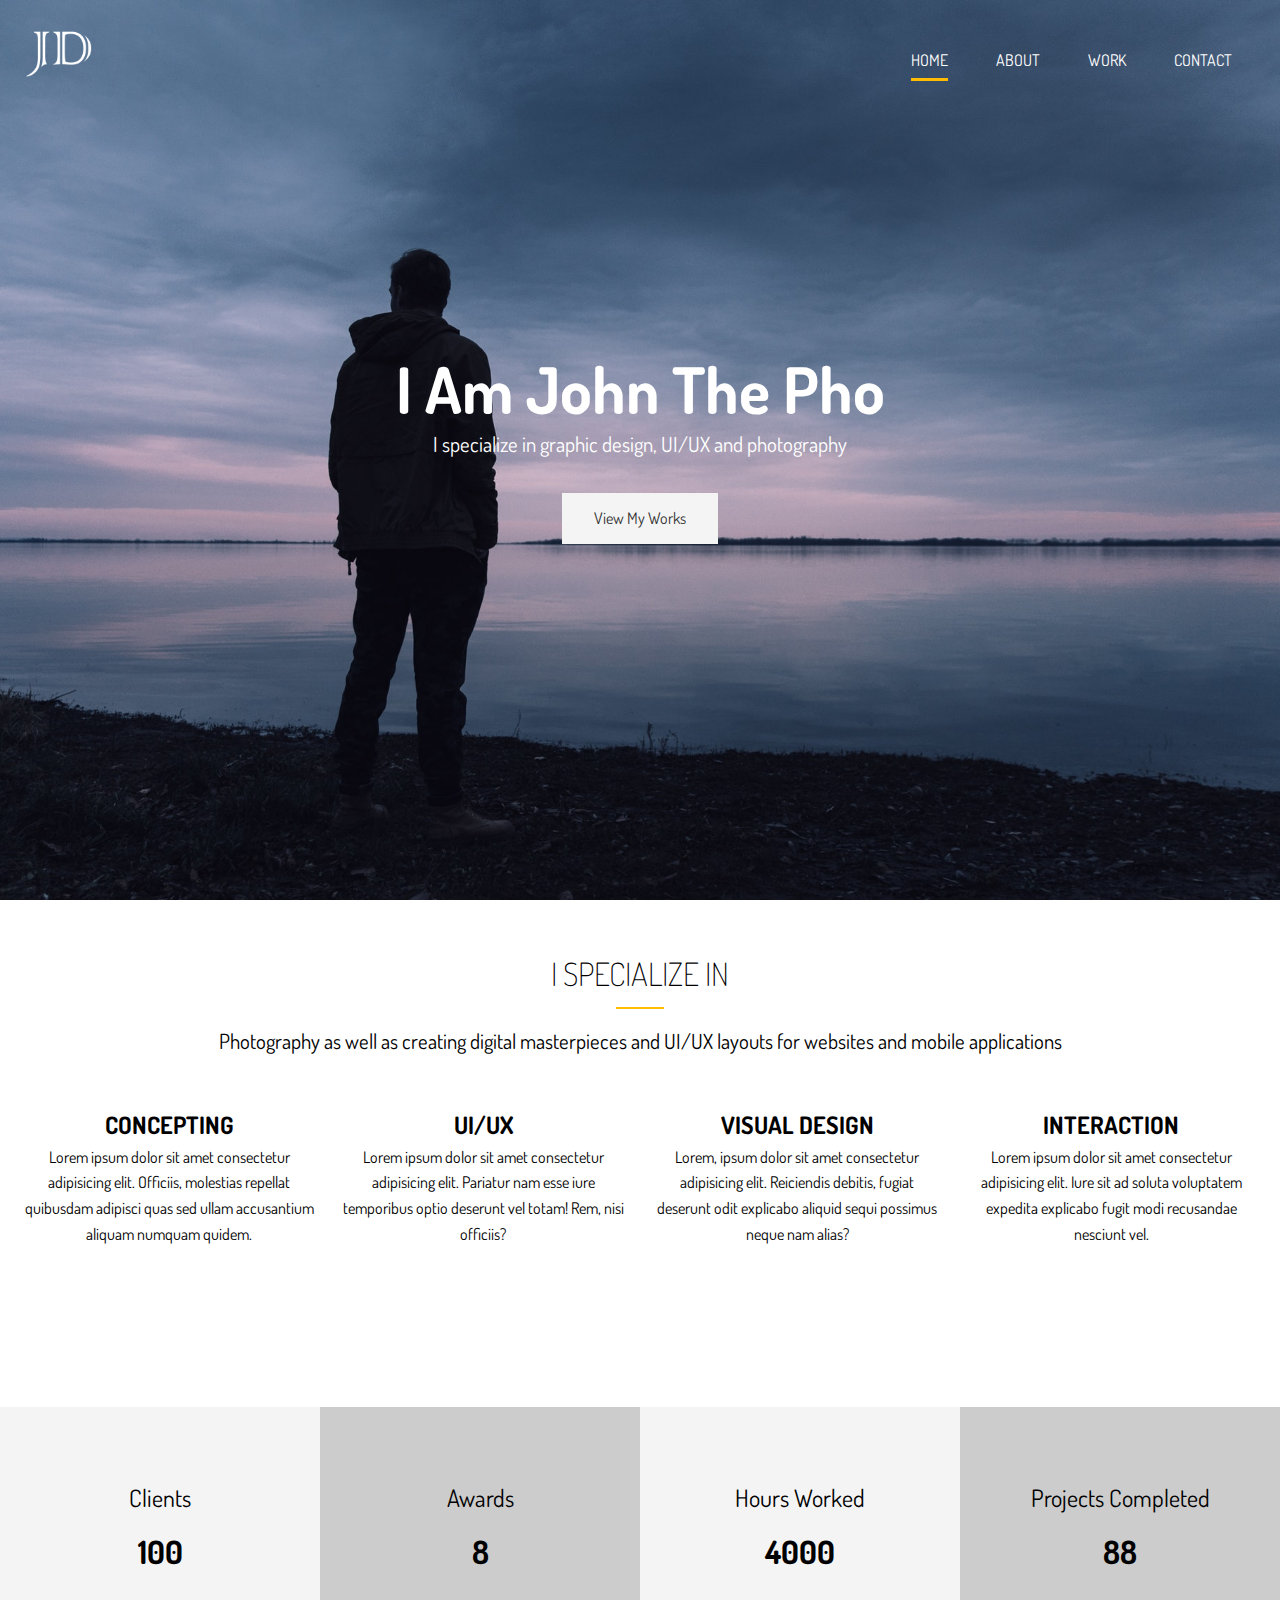
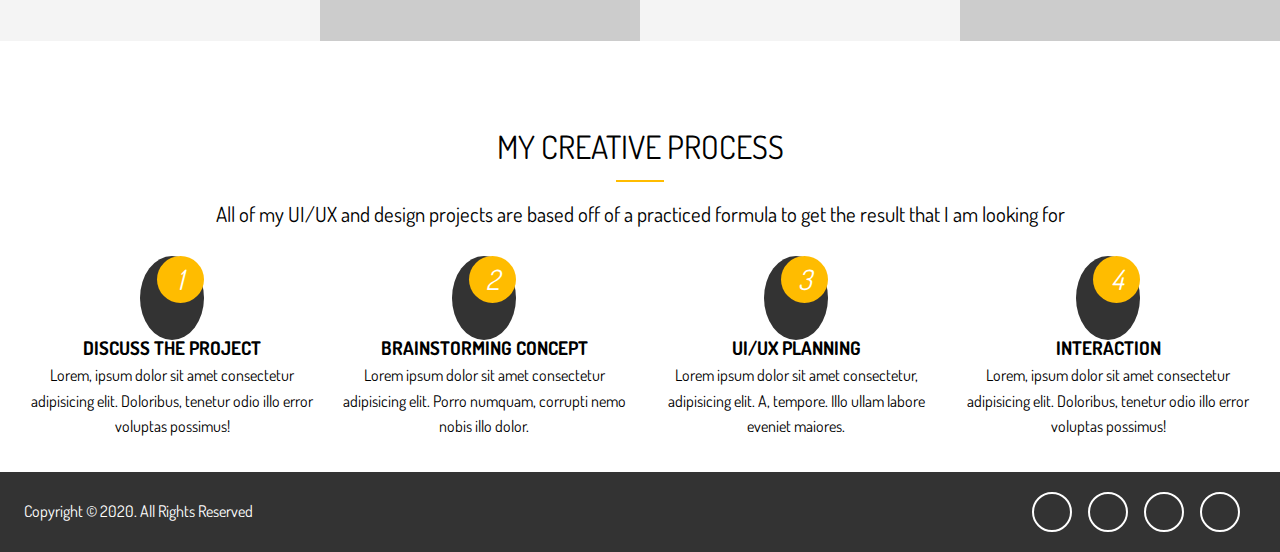
<file: index.html>
<!DOCTYPE html>
<html lang="en">
  <head>
    <meta charset="UTF-8" />
    <meta name="viewport" content="width=device-width, initial-scale=1.0" />
    <link
      rel="stylesheet"
      href="https://cdnjs.cloudflare.com/ajax/libs/font-awesome/5.14.0/css/all.min.css"
      integrity="sha512-1PKOgIY59xJ8Co8+NE6FZ+LOAZKjy+KY8iq0G4B3CyeY6wYHN3yt9PW0XpSriVlkMXe40PTKnXrLnZ9+fkDaog=="
      crossorigin="anonymous"
    />
    <link
      href="https://fonts.googleapis.com/css2?family=Dosis&display=swap"
      rel="stylesheet"
    />
    <link rel="stylesheet" href="scss/main.css" />
    <title>John Doe | UI/UX Designer</title>
  </head>
  <body>
    <!-- Header -->
    <header id="header-home">
      <div class="container">
        <nav id="main-nav">
          <a href="index.html" class="logo"><img src="img/logo.png" alt="Logo" id="logo" /></a>
          <ul>
            <li><a href="index.html" class="current">Home</a></li>
            <li><a href="about.html">About</a></li>
            <li><a href="work.html">Work</a></li>
            <li><a href="contact.html">Contact</a></li>
          </ul>
        </nav>
        <div class="header-content">
          <h1>
            I Am John The
            <span
              class="txt-type"
              data-wait="500"
              data-words='["Photographer", "Designer", "UI/UX Dev"]'
            ></span>
          </h1>
          <p class="lead">
            I specialize in graphic design, UI/UX and photography
          </p>
          <a href="work.html" class="btn-light">View My Works</a>
        </div>
      </div>
    </header>

    <!-- Section A: Speciliaze -->
    <section id="home-specialize" class="text-center py-3">
      <div class="container">
        <h2 class="section-title">I SPECIALIZE IN</h2>
        <div class="bottom-line"></div>
        <p class="lead">
          Photography as well as creating digital masterpieces and UI/UX layouts
          for websites and mobile applications
        </p>
        <div class="specials">
          <div>
            <i class="fas fa-2x fa-file-alt"></i>
            <h2>Concepting</h2>
            <p>
              Lorem ipsum dolor sit amet consectetur adipisicing elit. Officiis,
              molestias repellat quibusdam adipisci quas sed ullam accusantium
              aliquam numquam quidem.
            </p>
          </div>
          <div>
            <i class="fas fa-2x fa-desktop"></i>
            <h2>UI/UX</h2>
            <p>
              Lorem ipsum dolor sit amet consectetur adipisicing elit. Pariatur
              nam esse iure temporibus optio deserunt vel totam! Rem, nisi
              officiis?
            </p>
          </div>
          <div>
            <i class="fas fa-2x fa-object-ungroup"></i>
            <h2>Visual Design</h2>
            <p>
              Lorem, ipsum dolor sit amet consectetur adipisicing elit.
              Reiciendis debitis, fugiat deserunt odit explicabo aliquid sequi
              possimus neque nam alias?
            </p>
          </div>
          <div>
            <i class="fas fa-2x fa-thumbs-up"></i>
            <h2>Interaction</h2>
            <p>
              Lorem ipsum dolor sit amet consectetur adipisicing elit. Iure sit
              ad soluta voluptatem expedita explicabo fugit modi recusandae
              nesciunt vel.
            </p>
          </div>
        </div>
      </div>
    </section>

    <!-- Section B: Stats -->
    <section id="home-stats" class="text-center py-3">
      <div class="stats">
        <ul>
          <li><i class="fas fa-3x fa-users"></i></li>
          <li class="stats-title">Clients</li>
          <li class="stats-number">100</li>
        </ul>
        <ul>
          <li><i class="fas fa-3x fa-award"></i></li>
          <li class="stats-title">Awards</li>
          <li class="stats-number">8</li>
        </ul>
        <ul>
          <li><i class="fas fa-3x fa-hourglass-start"></i></li>
          <li class="stats-title">Hours Worked</li>
          <li class="stats-number">4000</li>
        </ul>
        <ul>
          <li><i class="fas fa-3x fa-code-branch"></i></li>
          <li class="stats-title">Projects Completed</li>
          <li class="stats-number">88</li>
        </ul>
      </div>
    </section>

    <!-- Section C: Process -->
    <section id="home-process" class="text-center py-2">
      <div class="container">
        <h2 class="section-title">My Creative Process</h2>
        <div class="bottom-line"></div>
        <p class="lead">
          All of my UI/UX and design projects are based off of a practiced
          formula to get the result that I am looking for
        </p>
        <div class="process">
          <div>
            <i class="fas fa-file-alt fa-4x process-icon my-2">
              <div class="process-step">1</div>
            </i>
            <h3>Discuss The Project</h3>
            <p>
              Lorem, ipsum dolor sit amet consectetur adipisicing elit.
              Doloribus, tenetur odio illo error voluptas possimus!
            </p>
          </div>

          <div>
            <i class="fas fa-desktop fa-4x process-icon my-2">
              <div class="process-step">2</div>
            </i>
            <h3>Brainstorming Concept</h3>
            <p>
              Lorem ipsum dolor sit amet consectetur adipisicing elit. Porro
              numquam, corrupti nemo nobis illo dolor.
            </p>
          </div>

          <div>
            <i class="fas fa-object-ungroup fa-4x process-icon my-2">
              <div class="process-step">3</div>
            </i>
            <h3>UI/UX Planning</h3>
            <p>
              Lorem ipsum dolor sit amet consectetur, adipisicing elit. A,
              tempore. Illo ullam labore eveniet maiores.
            </p>
          </div>

          <div>
            <i class="fas fa-thumbs-up fa-4x process-icon my-2">
              <div class="process-step">4</div>
            </i>
            <h3>Interaction</h3>
            <p>
              Lorem, ipsum dolor sit amet consectetur adipisicing elit.
              Doloribus, tenetur odio illo error voluptas possimus!
            </p>
          </div>
        </div>
      </div>
    </section>

    <!-- Section D: Footer -->
    <footer id="main-footer">
      <div class="footer-content container">
        <p>Copyright &copy; 2020. All Rights Reserved</p>
        <ul class="social">
          <li>
            <a href="www.twitter.com">
              <i class="fab fa-twitter"></i>
            </a>
          </li>
          <li>
            <a href="www.facebook.com">
              <i class="fab fa-facebook"></i>
            </a>
          </li>
          <li>
            <a href="www.instagram.com">
              <i class="fab fa-instagram"></i>
            </a>
          </li>
          <li>
            <a href="www.linkedin.com">
              <i class="fab fa-linkedin"></i>
            </a>
          </li>
        </ul>
      </div>
    </footer>
    <script src="js/typewriter.js"></script>
  </body>
</html>
</file>
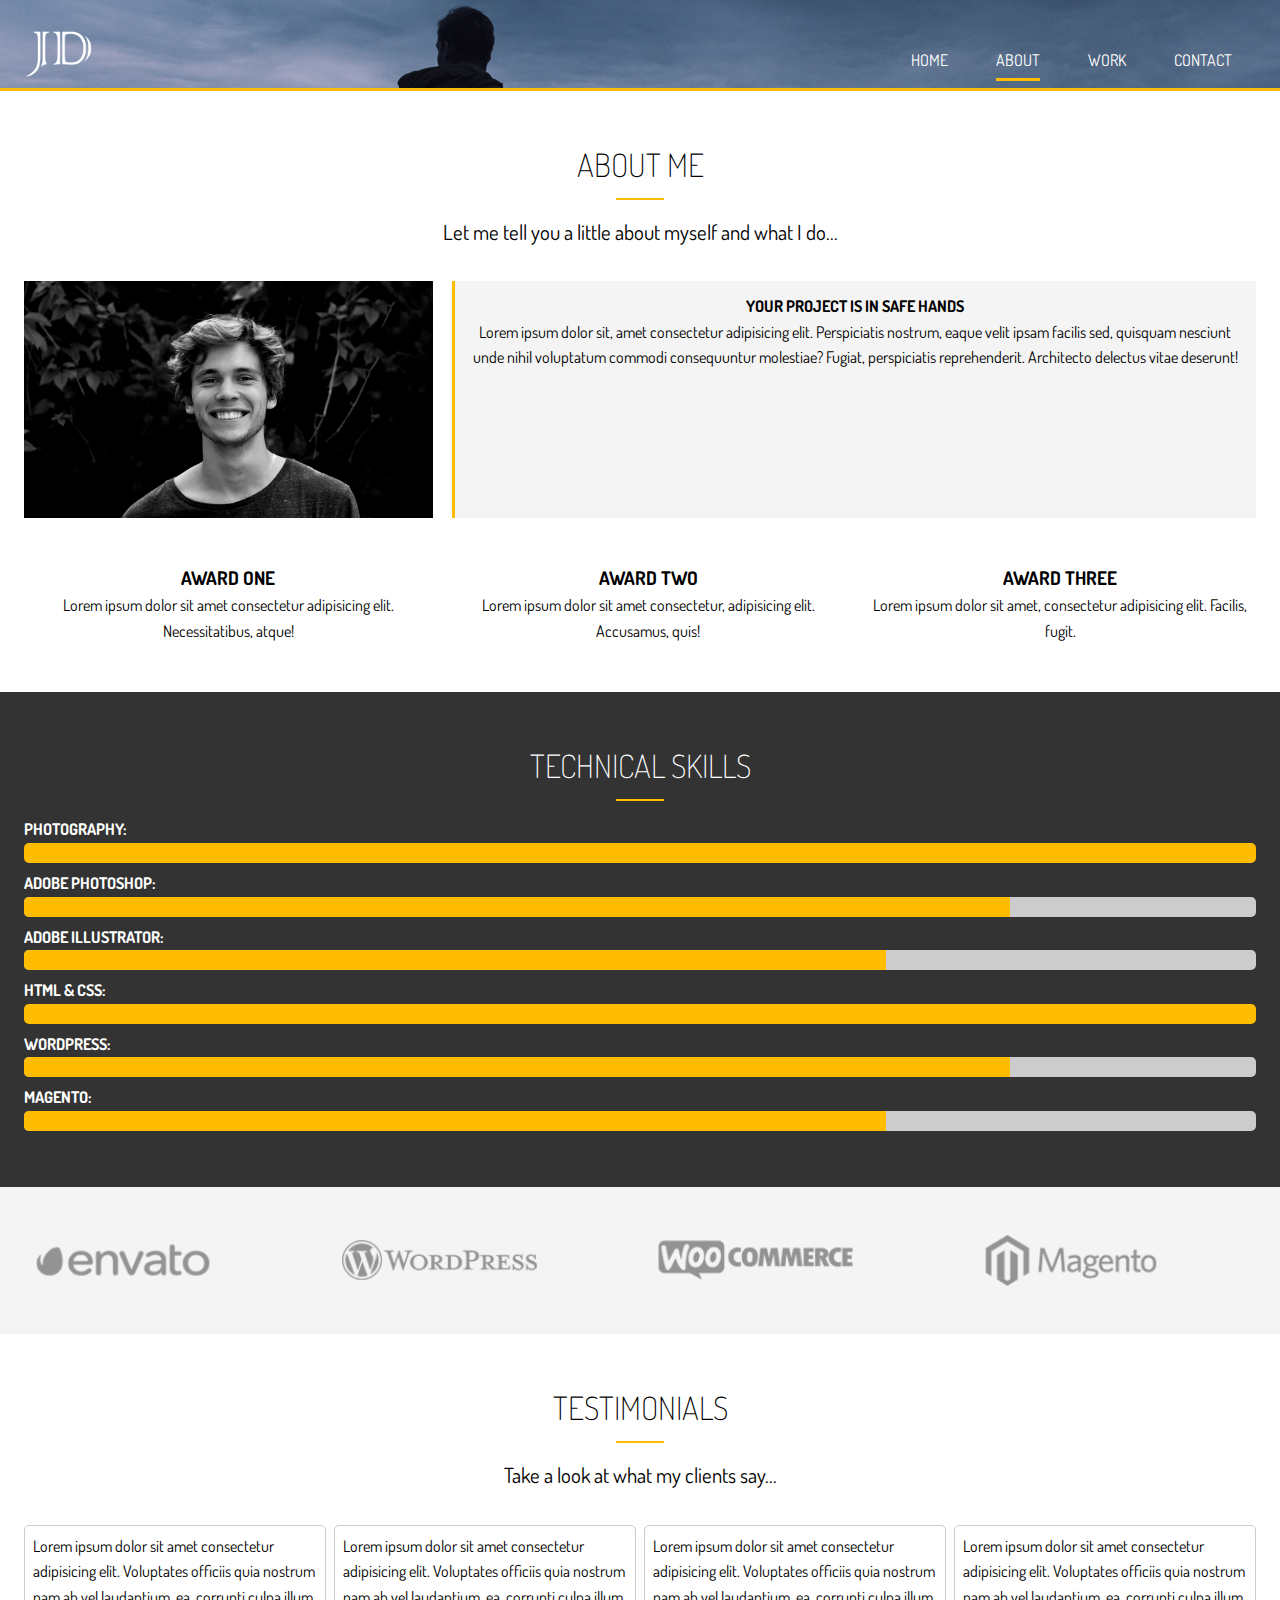
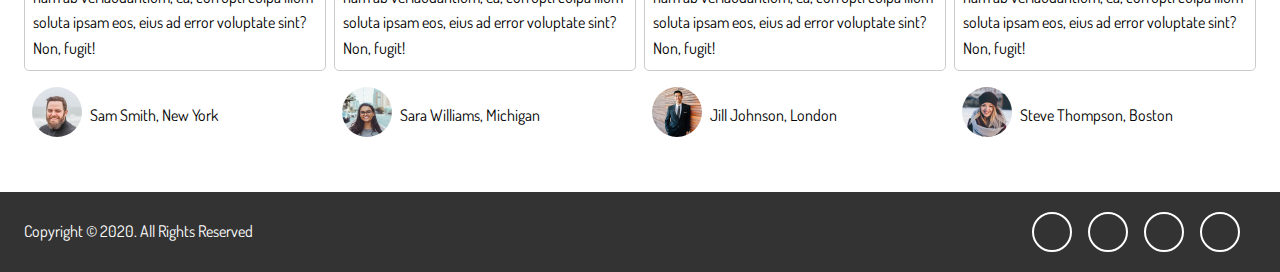
<file: about.html>
<!DOCTYPE html>
<html lang="en">
  <head>
    <meta charset="UTF-8" />
    <meta name="viewport" content="width=device-width, initial-scale=1.0" />
    <link
      rel="stylesheet"
      href="https://cdnjs.cloudflare.com/ajax/libs/font-awesome/5.14.0/css/all.min.css"
      integrity="sha512-1PKOgIY59xJ8Co8+NE6FZ+LOAZKjy+KY8iq0G4B3CyeY6wYHN3yt9PW0XpSriVlkMXe40PTKnXrLnZ9+fkDaog=="
      crossorigin="anonymous"
    />
    <link
      href="https://fonts.googleapis.com/css2?family=Dosis&display=swap"
      rel="stylesheet"
    />
    <link rel="stylesheet" href="../scss/main.css" />
    <title>About Me | UI/UX Designer</title>
  </head>
  <body>
    <!-- Header -->
    <header id="header-inner">
      <div class="container">
        <nav id="main-nav">
          <a href="index.html" class="logo"><img src="img/logo.png" alt="Logo" id="logo" /></a>
          <ul>
            <li><a href="index.html">Home</a></li>
            <li><a href="about.html" class="current">About</a></li>
            <li><a href="work.html">Work</a></li>
            <li><a href="contact.html">Contact</a></li>
          </ul>
        </nav>
      </div>
    </header>

    <!-- Section A: Info -->
    <section id="about-info" class="text-center py-3">
      <div class="container">
        <h1 class="section-title">About Me</h1>
        <div class="bottom-line"></div>
        <p class="lead">
          Let me tell you a little about myself and what I do...
        </p>
        <div class="info">
          <img src="img/about.jpg" alt="Bio Image" class="bio-image" />
          <div class="bio bg-light">
            <h4>Your project is in safe hands</h4>
            <p>
              Lorem ipsum dolor sit, amet consectetur adipisicing elit.
              Perspiciatis nostrum, eaque velit ipsam facilis sed, quisquam
              nesciunt unde nihil voluptatum commodi consequuntur molestiae?
              Fugiat, perspiciatis reprehenderit. Architecto delectus vitae
              deserunt!
            </p>
          </div>
          <div class="award-one">
            <i class="fas fa-3x fa-award"></i>
            <h3>Award One</h3>
            <p>
              Lorem ipsum dolor sit amet consectetur adipisicing elit.
              Necessitatibus, atque!
            </p>
          </div>

          <div class="award-two">
            <i class="fas fa-3x fa-award"></i>
            <h3>Award Two</h3>
            <p>
              Lorem ipsum dolor sit amet consectetur, adipisicing elit.
              Accusamus, quis!
            </p>
          </div>

          <div class="award-three">
            <i class="fas fa-3x fa-award"></i>
            <h3>Award Three</h3>
            <p>
              Lorem ipsum dolor sit amet, consectetur adipisicing elit. Facilis,
              fugit.
            </p>
          </div>
        </div>
      </div>
    </section>

    <!-- Section B: Technical Skills -->
    <section id="about-skills" class="py-3">
      <div class="container">
        <h1 class="section-title">Technical Skills</h1>
        <div class="bottom-line"></div>

        <h4>Photography:</h4>
        <div class="progress">
          <div style="width: 100%"></div>
        </div>
        <h4>Adobe Photoshop:</h4>
        <div class="progress">
          <div style="width: 80%"></div>
        </div>
        <h4>Adobe Illustrator:</h4>
        <div class="progress">
          <div style="width: 70%"></div>
        </div>
        <h4>HTML & CSS:</h4>
        <div class="progress">
          <div style="width: 100%"></div>
        </div>
        <h4>Wordpress:</h4>
        <div class="progress">
          <div style="width: 80%"></div>
        </div>
        <h4>Magento:</h4>
        <div class="progress">
          <div style="width: 70%"></div>
        </div>
      </div>
    </section>

    <section id="about-logos" class="py-3 bg-light">
      <div class="container">
        <div class="about-logos">
          <img src="img/about-logos/logo-envato.png" alt="Envato Logo" />
          <img src="img/about-logos/logo-wordpress.png" alt="Wordpress Logo" />
          <img
            src="img/about-logos/logo-woocommerce.png"
            alt="Woocommerce Logo"
          />
          <img src="img/about-logos/logo-magento.png" alt="Magento Logo" />
        </div>
      </div>
    </section>

    <section id="about-testimonials" class="py-3">
      <div class="container">
        <h1 class="section-title">Testimonials</h1>
        <div class="bottom-line"></div>
        <p class="lead text-center">Take a look at what my clients say...</p>
        <div class="testimonials">
          <div>
            <p>
              Lorem ipsum dolor sit amet consectetur adipisicing elit.
              Voluptates officiis quia nostrum nam ab vel laudantium, ea,
              corrupti culpa illum soluta ipsam eos, eius ad error voluptate
              sint? Non, fugit!
            </p>
            <ul>
              <li><img src="img/testimonials/person1.jpg" alt="" /></li>
              <li>Sam Smith, New York</li>
            </ul>
          </div>

          <div>
            <p>
              Lorem ipsum dolor sit amet consectetur adipisicing elit.
              Voluptates officiis quia nostrum nam ab vel laudantium, ea,
              corrupti culpa illum soluta ipsam eos, eius ad error voluptate
              sint? Non, fugit!
            </p>
            <ul>
              <li><img src="img/testimonials/person2.jpg" alt="" /></li>
              <li>Sara Williams, Michigan</li>
            </ul>
          </div>

          <div>
            <p>
              Lorem ipsum dolor sit amet consectetur adipisicing elit.
              Voluptates officiis quia nostrum nam ab vel laudantium, ea,
              corrupti culpa illum soluta ipsam eos, eius ad error voluptate
              sint? Non, fugit!
            </p>
            <ul>
              <li><img src="img/testimonials/person3.jpg" alt="" /></li>
              <li>Jill Johnson, London</li>
            </ul>
          </div>

          <div>
            <p>
              Lorem ipsum dolor sit amet consectetur adipisicing elit.
              Voluptates officiis quia nostrum nam ab vel laudantium, ea,
              corrupti culpa illum soluta ipsam eos, eius ad error voluptate
              sint? Non, fugit!
            </p>
            <ul>
              <li><img src="img/testimonials/person4.jpg" alt="" /></li>
              <li>Steve Thompson, Boston</li>
            </ul>
          </div>
        </div>
      </div>
    </section>

    <!-- Section D: Footer -->
    <footer id="main-footer">
      <div class="footer-content container">
        <p>Copyright &copy; 2020. All Rights Reserved</p>
        <ul class="social">
          <li>
            <a href="www.twitter.com">
              <i class="fab fa-twitter"></i>
            </a>
          </li>
          <li>
            <a href="www.facebook.com">
              <i class="fab fa-facebook"></i>
            </a>
          </li>
          <li>
            <a href="www.instagram.com">
              <i class="fab fa-instagram"></i>
            </a>
          </li>
          <li>
            <a href="www.linkedin.com">
              <i class="fab fa-linkedin"></i>
            </a>
          </li>
        </ul>
      </div>
    </footer>
  </body>
</html>
</file>
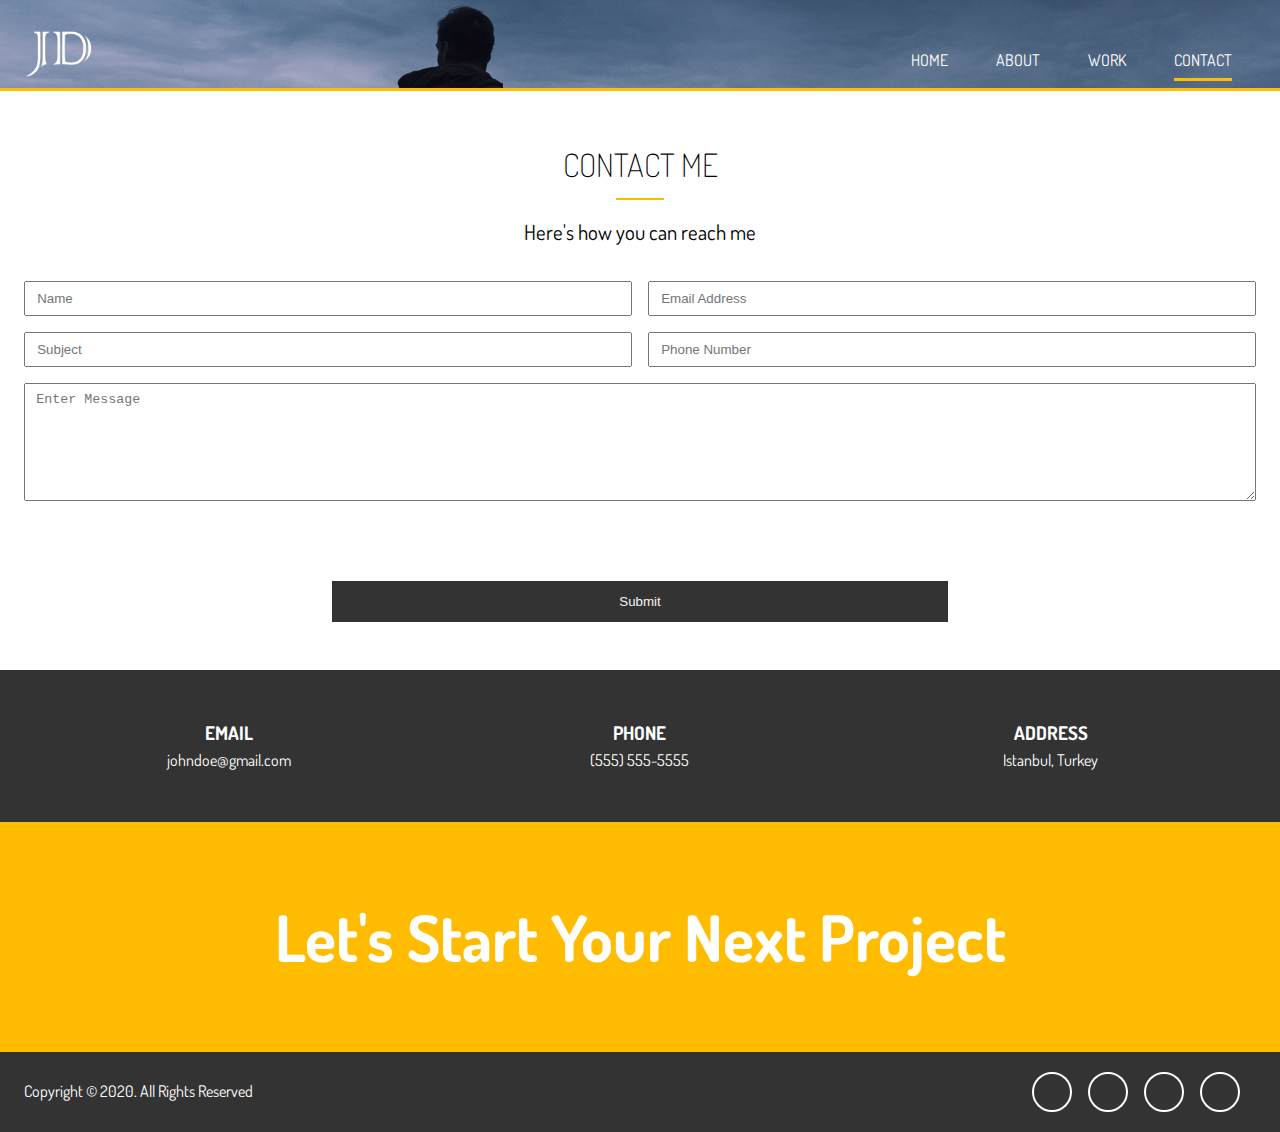
<file: contact.html>
<!DOCTYPE html>
<html lang="en">
  <head>
    <meta charset="UTF-8" />
    <meta name="viewport" content="width=device-width, initial-scale=1.0" />
    <link
      rel="stylesheet"
      href="https://cdnjs.cloudflare.com/ajax/libs/font-awesome/5.14.0/css/all.min.css"
      integrity="sha512-1PKOgIY59xJ8Co8+NE6FZ+LOAZKjy+KY8iq0G4B3CyeY6wYHN3yt9PW0XpSriVlkMXe40PTKnXrLnZ9+fkDaog=="
      crossorigin="anonymous"
    />
    <link
      href="https://fonts.googleapis.com/css2?family=Dosis&display=swap"
      rel="stylesheet"
    />
    <link rel="stylesheet" href="../scss/main.css" />
    <title>Contact Me | UI/UX Designer</title>
  </head>
  <body>
    <!-- Header -->
    <header id="header-inner">
      <div class="container">
        <nav id="main-nav">
          <a href="index.html" class="logo"><img src="img/logo.png" alt="Logo" id="logo" /></a>
          <ul>
            <li><a href="index.html">Home</a></li>
            <li><a href="about.html">About</a></li>
            <li><a href="work.html">Work</a></li>
            <li><a href="contact.html" class="current">Contact</a></li>
          </ul>
        </nav>
      </div>
    </header>

    <!-- Section A: Form -->
    <section id="contact-form" class="text-center py-3">
      <div class="container">
        <h1 class="section-title">Contact Me</h1>
        <div class="bottom-line"></div>
        <p class="lead">Here's how you can reach me</p>
        <div class="text-fields">
          <input
            type="text"
            name="name"
            class="text-input name-input"
            placeholder="Name"
          />
          <input
            type="text"
            name="subject"
            class="text-input subject-input"
            placeholder="Subject"
          />
          <input
            type="email"
            name="email"
            class="text-input email-input"
            placeholder="Email Address"
          />
          <input
            type="number"
            name="phone"
            class="text-input phone-input"
            placeholder="Phone Number"
          />
          <textarea
            name="message"
            placeholder="Enter Message"
            class="text-input message-input"
          ></textarea>
          <div class="my-2">
            <div data-netlify-recaptcha="true"></div>
          </div>
        </div>
        <button type="submit" class="btn-dark">Submit</button>
      </div>
    </section>

    <!-- Section B: Contact Info -->
    <section id="contact-info" class="py-3 bg-dark">
      <div class="container">
        <div class="infos">
          <div>
            <i class="fas fa-envelope fa-2x"></i>
            <h3>Email</h3>
            <p>johndoe@gmail.com</p>
          </div>

          <div>
            <i class="fas fa-phone fa-2x"></i>
            <h3>Phone</h3>
            <p>(555) 555-5555</p>
          </div>

          <div>
            <i class="fas fa-address-card fa-2x"></i>
            <h3>Address</h3>
            <p>Istanbul, Turkey</p>
          </div>
        </div>
      </div>
    </section>

    <!-- Section C: Tagline -->
    <section id="contact-tagline" class="bg-main py-4">
      <div class="container">
        <h1>Let's Start Your Next Project</h1>
      </div>
    </section>
    <!-- Section D: Footer -->
    <footer id="main-footer">
      <div class="footer-content container">
        <p>Copyright &copy; 2020. All Rights Reserved</p>
        <ul class="social">
          <li>
            <a href="www.twitter.com">
              <i class="fab fa-twitter"></i>
            </a>
          </li>
          <li>
            <a href="www.facebook.com">
              <i class="fab fa-facebook"></i>
            </a>
          </li>
          <li>
            <a href="www.instagram.com">
              <i class="fab fa-instagram"></i>
            </a>
          </li>
          <li>
            <a href="www.linkedin.com">
              <i class="fab fa-linkedin"></i>
            </a>
          </li>
        </ul>
      </div>
    </footer>
  </body>
</html>
</file>
<file: scss/main.css>
.container {
  max-width: 1280px;
  padding: 0 1.5rem;
  margin: auto;
  overflow: hidden;
}

.bg-light {
  background-color: #f4f4f4;
}

.bg-main {
  background-color: #ffbc00;
}

.bg-dark {
  background-color: #333;
  color: #fff;
}

.btn-main, .btn-light, .btn-dark {
  display: inline-block;
  padding: 0.8rem 2rem;
  -webkit-transition: all 0.5s;
  transition: all 0.5s;
  border: none;
  cursor: pointer;
}

.btn-main {
  color: #333;
  background-color: #ffbc00;
}

.btn-light {
  color: #333;
  background-color: #f4f4f4;
}

.btn-dark {
  color: #f4f4f4;
  background-color: #333;
}

button[class^='btn-']:hover,
a[class^='btn-']:hover,
input[class^='btn-']:hover {
  background-color: #ffbc00;
}

.lead {
  font-size: 1.3rem;
  margin-bottom: 2rem;
}

.text-center {
  text-align: center;
}

.py-1 {
  padding: 1rem 0;
}

.py-2 {
  padding: 2rem 0;
}

.py-3 {
  padding: 3rem 0;
}

.py-4 {
  padding: 4rem 0;
}

.my-1 {
  margin: 1rem 0;
}

.my-2 {
  margin: 2rem 0;
}

.my-3 {
  margin: 3rem 0;
}

.my-4 {
  margin: 4rem 0;
}

.section-title {
  font-size: 2rem;
  display: block;
  padding-bottom: 0.5rem;
  text-align: center;
  font-weight: 100;
  text-transform: uppercase;
}

.bottom-line {
  height: 2px;
  width: 3rem;
  display: block;
  background: #ffbc00;
  margin: 0 auto 1rem auto;
}

.items {
  display: -ms-grid;
  display: grid;
  grid-template-columns: repeat(3, 1fr);
  -webkit-box-shadow: 0 5px 10px 0 rgba(0, 0, 0, 0.3);
  box-shadow: 0 5px 10px 0 rgba(0, 0, 0, 0.3);
}

.item {
  position: relative;
  background: #ffbc00;
  overflow: hidden;
}

.item::after {
  content: '';
  position: absolute;
  display: block;
  background: inherit;
  opacity: 0.9;
  top: 0;
  left: 0;
  width: 100%;
  height: 100%;
  -webkit-transform: scale(2) translateX(-75%) translateY(-75%) rotate(-28deg);
          transform: scale(2) translateX(-75%) translateY(-75%) rotate(-28deg);
  -webkit-transition: -webkit-transform 3s cubic-bezier(0.2, 1, 0.3, 1);
  transition: -webkit-transform 3s cubic-bezier(0.2, 1, 0.3, 1);
  transition: transform 3s cubic-bezier(0.2, 1, 0.3, 1);
  transition: transform 3s cubic-bezier(0.2, 1, 0.3, 1), -webkit-transform 3s cubic-bezier(0.2, 1, 0.3, 1);
}

.item:hover:after {
  -webkit-transform: scale(2) translateX(0) translateY(0) rotate(-28deg);
          transform: scale(2) translateX(0) translateY(0) rotate(-28deg);
}

.item:hover .item-image {
  -webkit-transform: scale(1.2);
          transform: scale(1.2);
}

.item:hover .item-text {
  opacity: 1;
  -webkit-transform: translateY(0);
          transform: translateY(0);
}

.item-image {
  height: auto;
  -webkit-transform: translateZ(0);
          transform: translateZ(0);
  display: block;
  -webkit-transition: -webkit-transform 750ms cubic-bezier(0.2, 1, 0.3, 1);
  transition: -webkit-transform 750ms cubic-bezier(0.2, 1, 0.3, 1);
  transition: transform 750ms cubic-bezier(0.2, 1, 0.3, 1);
  transition: transform 750ms cubic-bezier(0.2, 1, 0.3, 1), -webkit-transform 750ms cubic-bezier(0.2, 1, 0.3, 1);
}

.item-image:before {
  content: '';
  display: block;
  padding-top: 75%;
  overflow: hidden;
}

.item-image img {
  position: absolute;
  top: 0;
  left: 0;
  width: 100%;
  height: auto;
  line-height: 0;
}

.item-text {
  position: absolute;
  top: 0;
  left: 0;
  bottom: 0;
  right: 0;
  opacity: 0;
  text-align: center;
  z-index: 1;
  color: #fff;
  -webkit-transform: translateY(-20%);
          transform: translateY(-20%);
  -webkit-transition: opacity 500ms cubic-bezier(0.2, 1, 0.3, 1), -webkit-transform 500ms cubic-bezier(0.2, 1, 0.3, 1);
  transition: opacity 500ms cubic-bezier(0.2, 1, 0.3, 1), -webkit-transform 500ms cubic-bezier(0.2, 1, 0.3, 1);
  transition: opacity 500ms cubic-bezier(0.2, 1, 0.3, 1), transform 500ms cubic-bezier(0.2, 1, 0.3, 1);
  transition: opacity 500ms cubic-bezier(0.2, 1, 0.3, 1), transform 500ms cubic-bezier(0.2, 1, 0.3, 1), -webkit-transform 500ms cubic-bezier(0.2, 1, 0.3, 1);
  -webkit-transition-delay: 300ms;
          transition-delay: 300ms;
}

.item-text-wrap {
  position: absolute;
  width: 100%;
  top: 50%;
  -webkit-transform: translateY(-50%);
          transform: translateY(-50%);
}

.item-text-title {
  font-size: 2rem;
  padding: 0 1rem;
  margin: 5px 0 0 0;
}

.item-text-category {
  text-transform: uppercase;
  font-size: 1.2rem;
  opacity: 0.7;
  margin: 0;
}

* {
  padding: 0;
  margin: 0;
}

html {
  scroll-behavior: smooth;
}

body {
  font-family: 'Dosis', sans-serif;
  line-height: 1.6;
  background: #fff;
}

a {
  text-decoration: none;
  color: #333;
}

ul {
  list-style: none;
}

h2,
h3,
h4 {
  text-transform: uppercase;
}

img {
  width: 100%;
}

#logo {
  width: 70px;
  height: 70px;
}

#main-nav {
  display: -webkit-box;
  display: -ms-flexbox;
  display: flex;
  -webkit-box-pack: justify;
      -ms-flex-pack: justify;
          justify-content: space-between;
  -webkit-box-align: center;
      -ms-flex-align: center;
          align-items: center;
  padding-top: 1rem;
}

#main-nav ul,
#main-nav p {
  display: -webkit-box;
  display: -ms-flexbox;
  display: flex;
}

#main-nav li {
  padding: 1rem 1.5rem;
}

#main-nav a {
  text-transform: uppercase;
  border-bottom: 3px solid transparent;
  padding-bottom: 0.5rem;
  -webkit-transition: border-color 0.5s;
  transition: border-color 0.5s;
  color: #fff;
}

#main-nav a:hover:not(.logo) {
  border-color: #ccc;
}

#main-nav a.current {
  border-color: #ffbc00;
}

#header-home {
  background: url("../img/showcase.jpg") no-repeat center right/cover;
  height: 100vh;
  color: #fff;
}

#header-home .header-content {
  text-align: center;
  padding-top: 20%;
}

#header-home .header-content h1 {
  font-size: 4rem;
  line-height: 1.2;
}

#header-inner {
  background: url("../img/showcase.jpg") no-repeat 20% 30%/cover;
  height: 5.5rem;
  border-bottom: 3px solid #ffbc00;
}

#home-specialize .specials {
  display: -ms-grid;
  display: grid;
  gap: 1.5rem;
  grid-template-columns: repeat(4, 1fr);
  margin-top: 3rem;
}

#home-specialize .specials .fas {
  color: #ffbc00;
  padding-bottom: 0.4rem;
}

#home-stats .stats {
  display: -ms-grid;
  display: grid;
  grid-template-columns: repeat(4, 1fr);
  margin-top: 4rem;
}

#home-stats .stats-title {
  font-size: 1.5rem;
  margin: 0.5rem 0;
}

#home-stats .stats-number {
  font-size: 2rem;
  font-weight: bold;
}

#home-stats .stats ul {
  padding: 4rem 0;
}

#home-stats .stats ul:nth-child(even) {
  background-color: #ccc;
}

#home-stats .stats ul:nth-child(odd) {
  background-color: #f4f4f4;
}

#home-process .process {
  display: -ms-grid;
  display: grid;
  grid-template-columns: repeat(4, 1fr);
  gap: 1rem;
  text-align: center;
}

#home-process .process-step {
  position: absolute;
  top: 0;
  right: 0;
  font-size: 28px;
  background: #ffbc00;
  color: set-text-color(#ffbc00);
  border-radius: 50%;
  height: 15px;
  width: 15px;
  line-height: 15px;
  padding: 1rem;
  -webkit-transition: all 1s;
  transition: all 1s;
}

#home-process .process-icon {
  border-radius: 50%;
  background: #333;
  color: #fff;
  padding: 2rem;
  width: 70px;
  height: 70px;
  line-height: 70px;
  text-align: center;
  position: relative;
  -webkit-transition: all 1s;
  transition: all 1s;
}

#home-process .process-icon:hover {
  background: #ffbc00;
  width: 90px;
  height: 90px;
  line-height: 90px;
}

#home-process .process-icon:hover .process-step {
  background: #333;
  color: set-text-color(#333);
}

#home-process .section-title {
  font-size: 2rem;
  font-weight: normal;
}

#about-info .info {
  display: -ms-grid;
  display: grid;
      grid-template-areas: 'bioimage bio bio'
 'award-1 award-2 award-3';
  gap: 1.2rem;
}

#about-info .info .bio-image {
  -ms-grid-row: 1;
  -ms-grid-column: 1;
  grid-area: bioimage;
}

#about-info .info .bio {
  -ms-grid-row: 1;
  -ms-grid-column: 2;
  -ms-grid-column-span: 2;
  grid-area: bio;
  padding: 0.8rem;
  border-left: 3px solid #ffbc00;
}

#about-info .info .award-one {
  -ms-grid-row: 2;
  -ms-grid-column: 1;
  grid-area: award-1;
}

#about-info .info .award-two {
  -ms-grid-row: 2;
  -ms-grid-column: 2;
  grid-area: award-2;
}

#about-info .info .award-three {
  -ms-grid-row: 2;
  -ms-grid-column: 3;
  grid-area: award-3;
}

#about-info .info .award-one .fas,
#about-info .info .award-two .fas,
#about-info .info .award-three .fas {
  color: #ffbc00;
  margin: 1rem;
}

#about-skills {
  background-color: #333;
  color: #fff;
}

#about-skills .progress {
  height: 20px;
  overflow: hidden;
  background-color: #ccc;
  border-radius: 5px;
  margin-bottom: 0.5rem;
}

#about-skills .progress div {
  height: 100%;
  background-color: #ffbc00;
}

#about-logos .about-logos {
  display: -ms-grid;
  display: grid;
  grid-template-columns: repeat(4, 1fr);
  gap: 2rem;
}

#about-logos .about-logos img {
  width: 70%;
}

#about-testimonials .testimonials {
  display: -ms-grid;
  display: grid;
  grid-template-columns: repeat(4, 1fr);
  gap: 0.5rem;
}

#about-testimonials .testimonials ul {
  display: -webkit-box;
  display: -ms-flexbox;
  display: flex;
  -webkit-box-align: center;
      -ms-flex-align: center;
          align-items: center;
  margin-top: 1rem;
  margin-left: 0.5rem;
}

#about-testimonials .testimonials p {
  border: 1px solid #ccc;
  border-radius: 5px;
  padding: 0.5rem;
}

#about-testimonials .testimonials img {
  width: 50px;
  height: 50px;
  border-radius: 50px;
  margin-right: 0.5rem;
}

#contact-form .text-fields {
  display: -ms-grid;
  display: grid;
      grid-template-areas: 'name email'
 'subject phone'
 'message message';
  gap: 1rem;
}

#contact-form .text-fields .name-input {
  -ms-grid-row: 1;
  -ms-grid-column: 1;
  grid-area: name;
}

#contact-form .text-fields .subject-input {
  -ms-grid-row: 2;
  -ms-grid-column: 1;
  grid-area: subject;
}

#contact-form .text-fields .email-input {
  -ms-grid-row: 1;
  -ms-grid-column: 2;
  grid-area: email;
}

#contact-form .text-fields .phone-input {
  -ms-grid-row: 2;
  -ms-grid-column: 2;
  grid-area: phone;
}

#contact-form .text-fields .message-input {
  -ms-grid-row: 3;
  -ms-grid-column: 1;
  -ms-grid-column-span: 2;
  grid-area: message;
  height: 100px;
}

#contact-form .text-fields .text-input {
  padding: 0.5rem 0.7rem;
}

#contact-form button[type='submit'] {
  width: 50%;
}

#contact-info .infos {
  display: -ms-grid;
  display: grid;
  grid-template-columns: repeat(3, 1fr);
  text-align: center;
}

#contact-tagline h1 {
  font-size: 4rem;
  text-align: center;
  color: #fff;
}

#main-footer {
  background-color: #333;
  color: #fff;
  height: 5rem;
}

#main-footer .footer-content {
  display: -webkit-box;
  display: -ms-flexbox;
  display: flex;
  -webkit-box-pack: justify;
      -ms-flex-pack: justify;
          justify-content: space-between;
  -webkit-box-align: center;
      -ms-flex-align: center;
          align-items: center;
  height: 5rem;
}

#main-footer .footer-content .social {
  display: -webkit-box;
  display: -ms-flexbox;
  display: flex;
}

#main-footer .footer-content .social a {
  color: #fff;
  border: 2px solid #fff;
  border-radius: 50%;
  margin-right: 1rem;
  height: 20px;
  width: 20px;
  line-height: 20px;
  padding: 0.5rem;
  display: -webkit-inline-box;
  display: -ms-inline-flexbox;
  display: inline-flex;
  -webkit-box-pack: center;
      -ms-flex-pack: center;
          justify-content: center;
  -webkit-box-align: center;
      -ms-flex-align: center;
          align-items: center;
}

#main-footer .footer-content .social a:hover {
  background-color: #ffbc00;
}

@media (max-width: 800px) {
  #header-home {
    height: 60vh;
  }
  #header-home .header-content {
    padding-top: 5rem;
  }
}

@media (max-width: 500px) {
  #main-nav {
    -webkit-box-orient: vertical;
    -webkit-box-direction: normal;
        -ms-flex-direction: column;
            flex-direction: column;
    -webkit-box-align: center;
        -ms-flex-align: center;
            align-items: center;
  }
  #main-nav li {
    padding: 1rem;
  }
  #header-home {
    height: 10rem;
    border-bottom: 3px solid #ffbc00;
    background-position: 10% 30%;
  }
  #header-home .header-content {
    display: none;
  }
  #header-inner {
    height: 10rem;
  }
  #home-specialize .specials {
    -ms-grid-columns: 1fr;
        grid-template-columns: 1fr;
  }
  #home-stats .stats {
    -ms-grid-columns: 1fr;
        grid-template-columns: 1fr;
    margin-top: 0;
  }
  #home-stats .stats-title {
    margin: 0;
  }
  #home-stats .stats ul {
    padding: 2rem;
  }
  #home-process .process {
    -ms-grid-columns: 1fr;
        grid-template-columns: 1fr;
  }
  #about-info .info {
    display: -ms-grid;
    display: grid;
        grid-template-areas: 'bioimage'
 'bio'
 'award-1'
 'award-2'
 'award-3';
    gap: 1.2rem;
  }
  #about-logos {
    display: none;
  }
  #about-testimonials .testimonials {
    -ms-grid-columns: 1fr;
        grid-template-columns: 1fr;
  }
  .items {
    -ms-grid-columns: 1fr;
        grid-template-columns: 1fr;
  }
  #contact-form .text-fields {
        grid-template-areas: 'name'
 'email'
 'subject'
 'phone'
 'message';
    gap: 1rem;
  }
  #contact-info .infos {
    -ms-grid-columns: 1fr;
        grid-template-columns: 1fr;
  }
  #contact-info div {
    border-bottom: 2px solid #555;
    margin-bottom: 1rem;
    padding-bottom: 1rem;
  }
  #contact-info div:last-child {
    border: none;
    margin-bottom: 0;
    padding-bottom: 0;
  }
  #contact-tagline h1 {
    font-size: 2rem;
  }
  #main-footer {
    height: 7rem;
  }
  #main-footer .footer-content {
    -webkit-box-orient: vertical;
    -webkit-box-direction: normal;
        -ms-flex-direction: column;
            flex-direction: column;
    padding: 1rem;
    height: 5rem;
  }
}
/*# sourceMappingURL=main.css.map */
</file>
